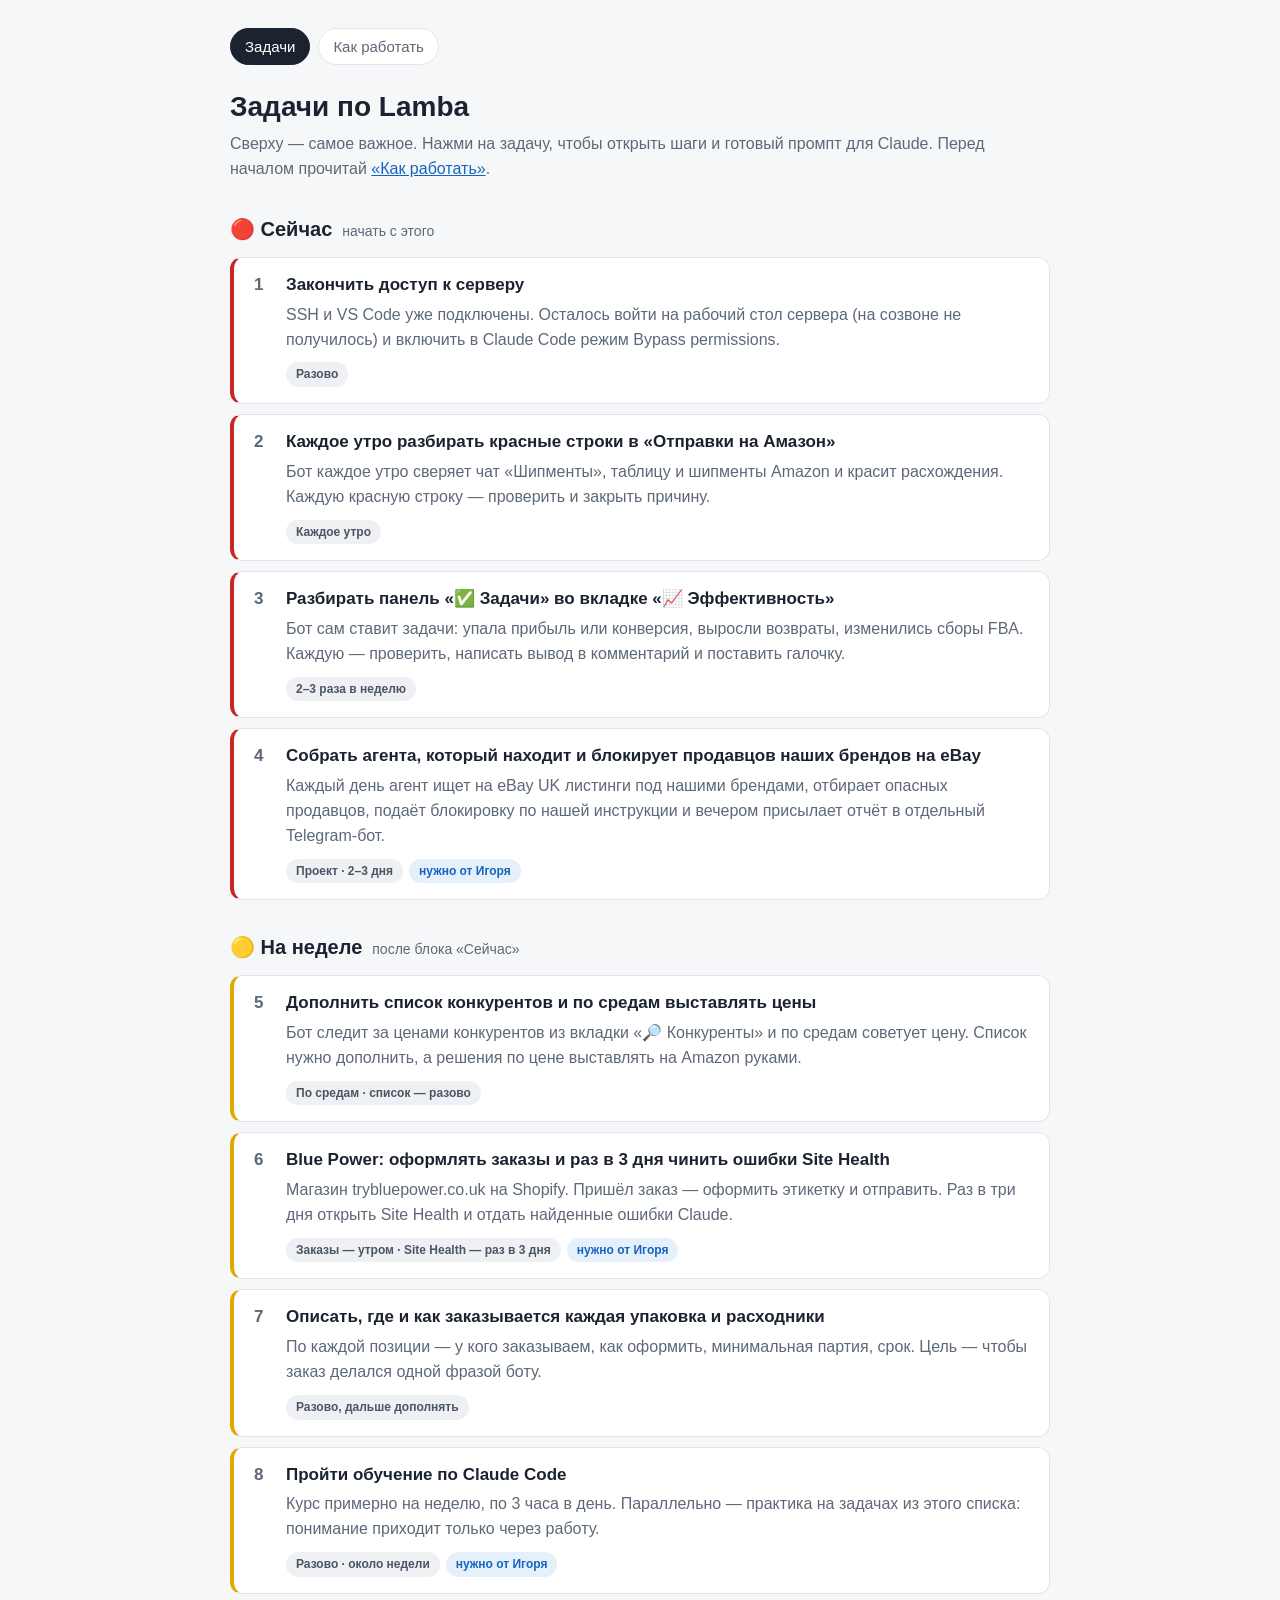
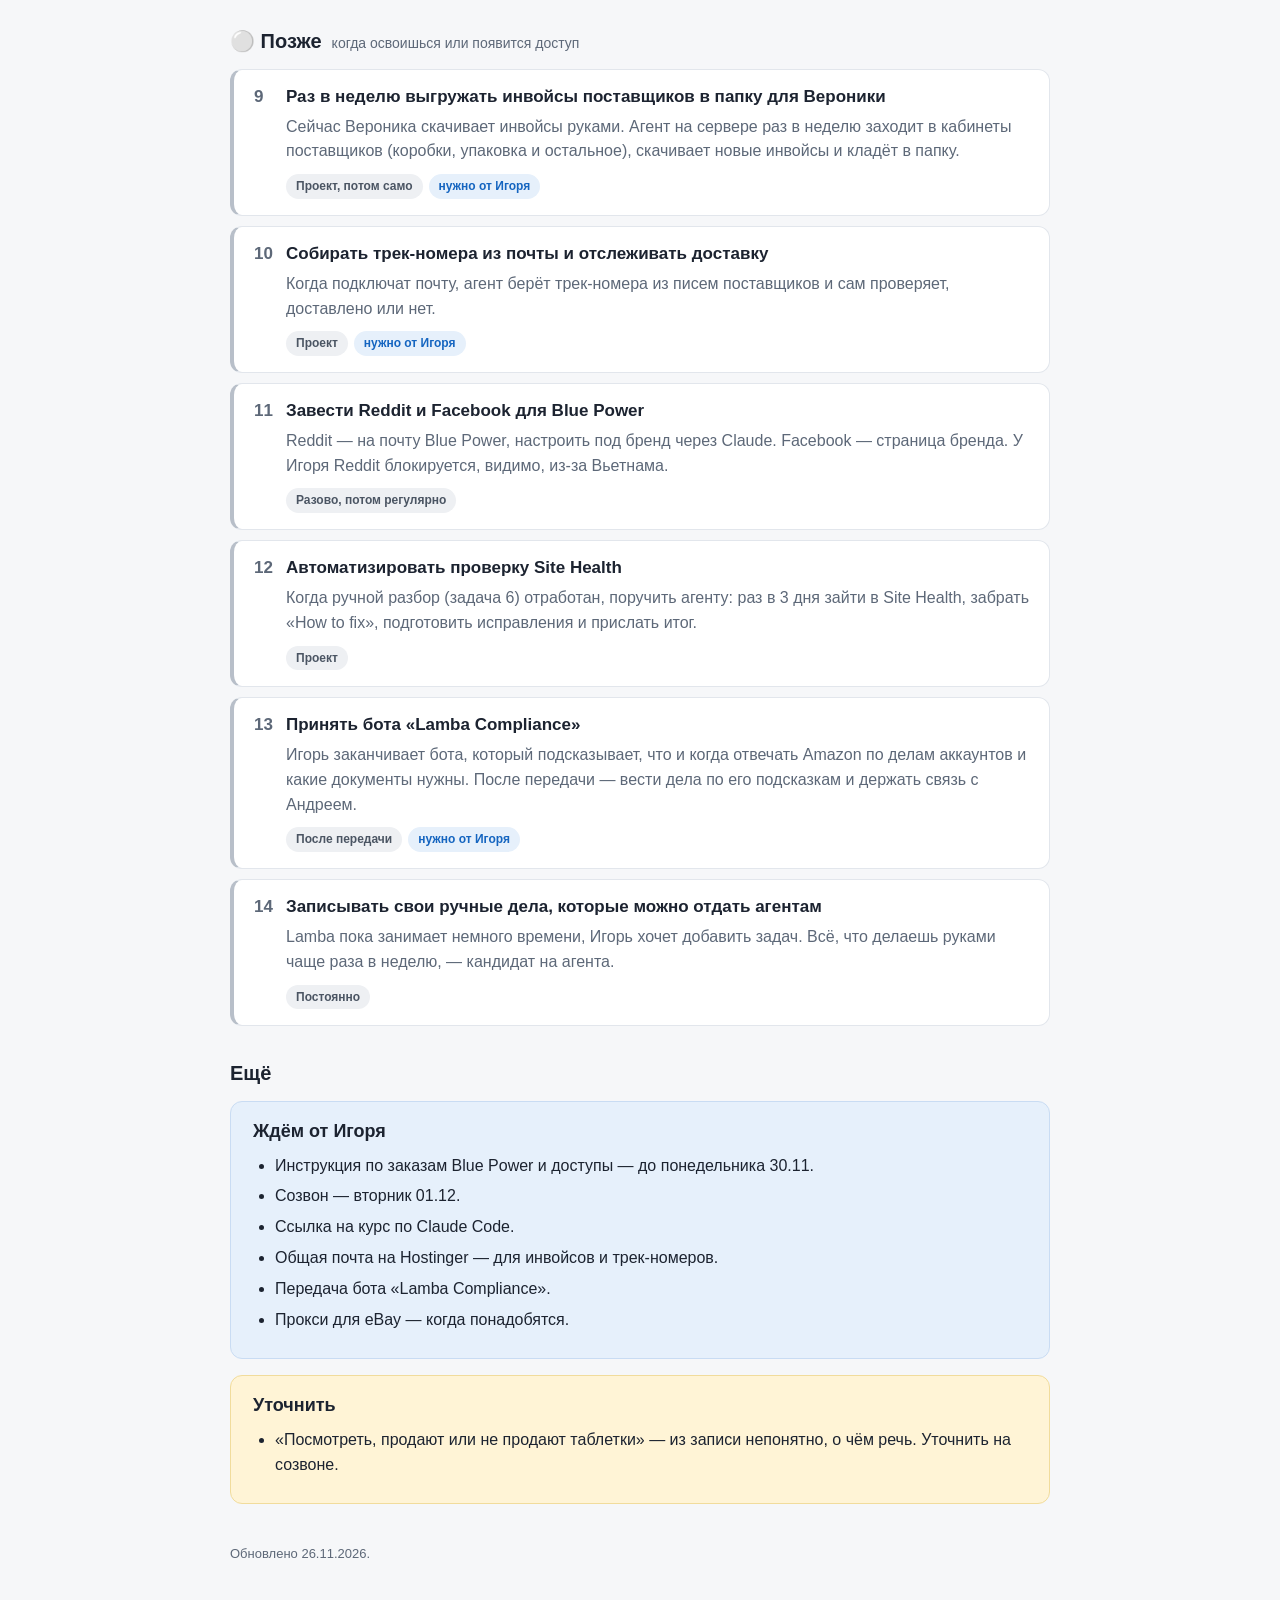
<file: index.html>
<!doctype html>
<html lang="ru">
<head>
<meta charset="utf-8">
<meta name="viewport" content="width=device-width, initial-scale=1">
<meta name="robots" content="noindex, nofollow">
<title>Задачи по Lamba</title>
<link rel="stylesheet" href="styles.css">
</head>
<body>
<main>
  <nav class="top">
    <a href="index.html" class="active">Задачи</a>
    <a href="guide.html">Как работать</a>
  </nav>
  <div id="app" data-page="index"></div>
</main>
<script src="tasks.js"></script>
</body>
</html>
</file>
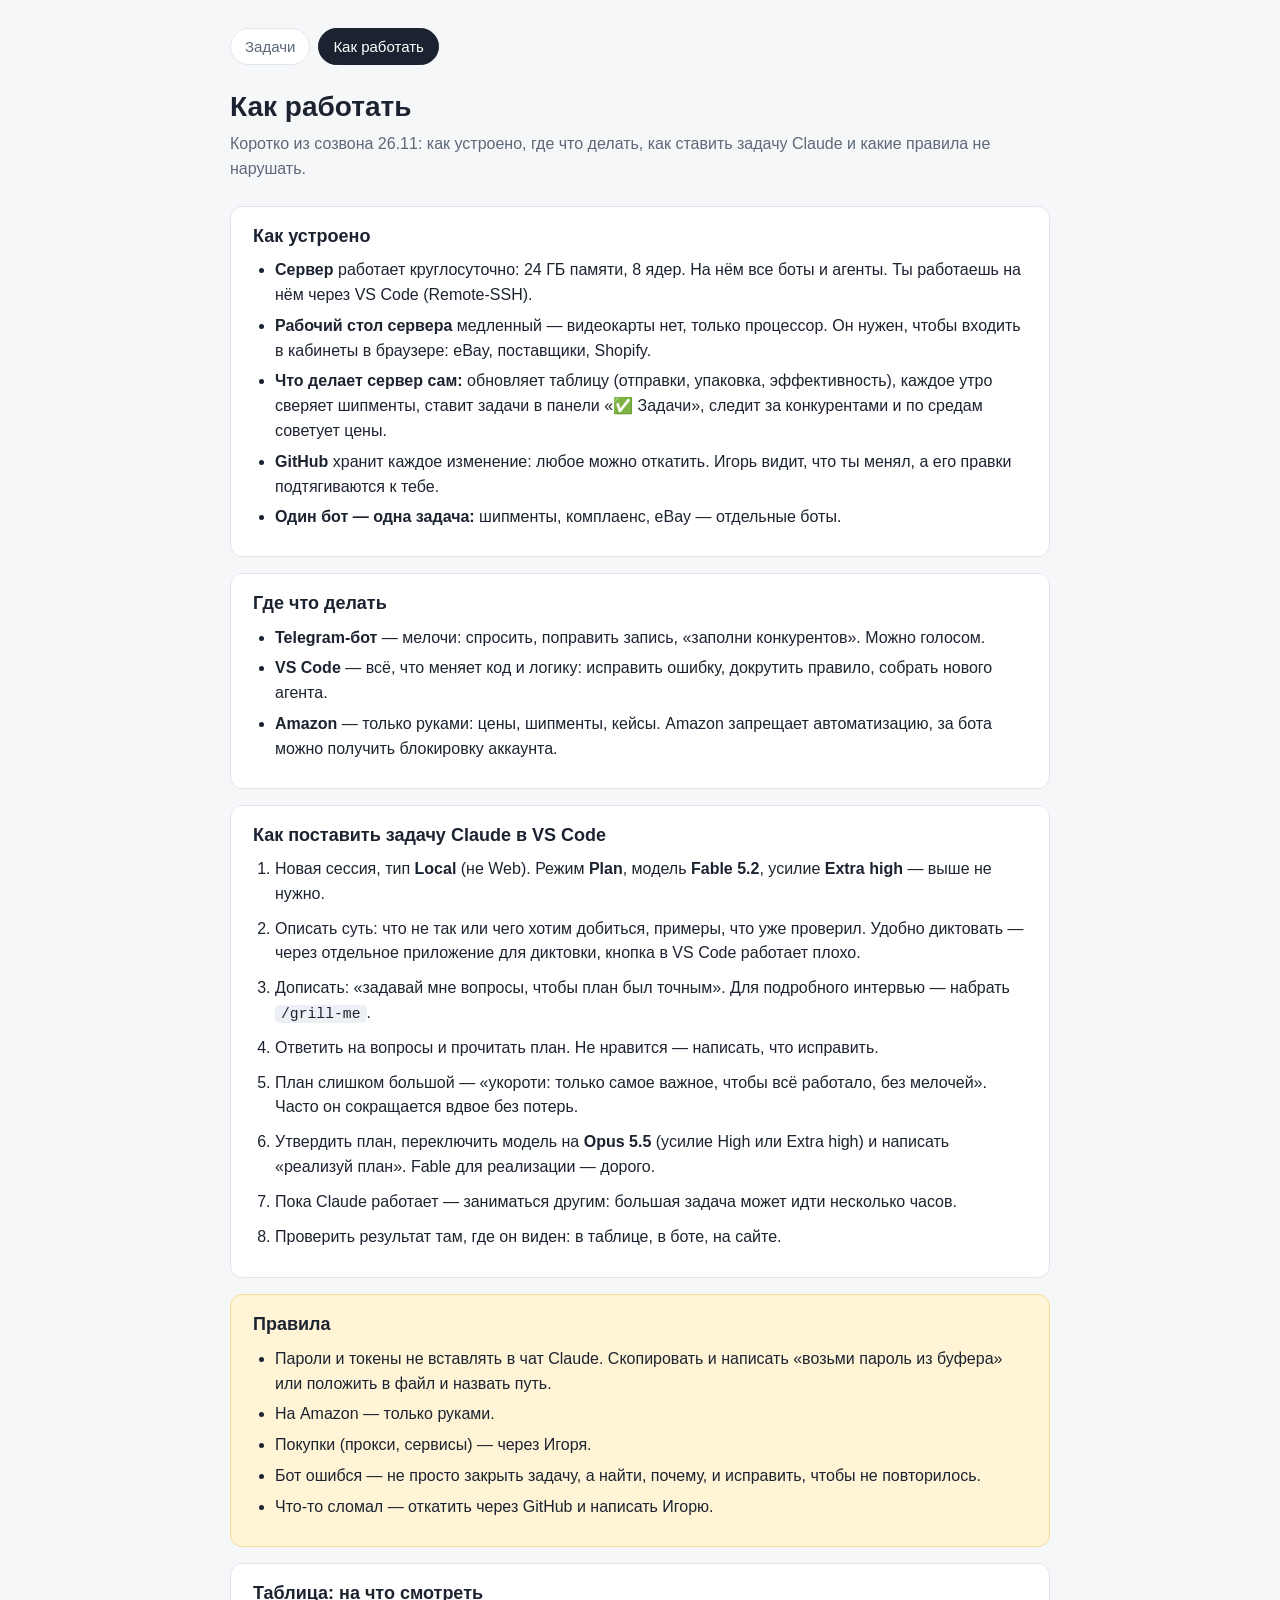
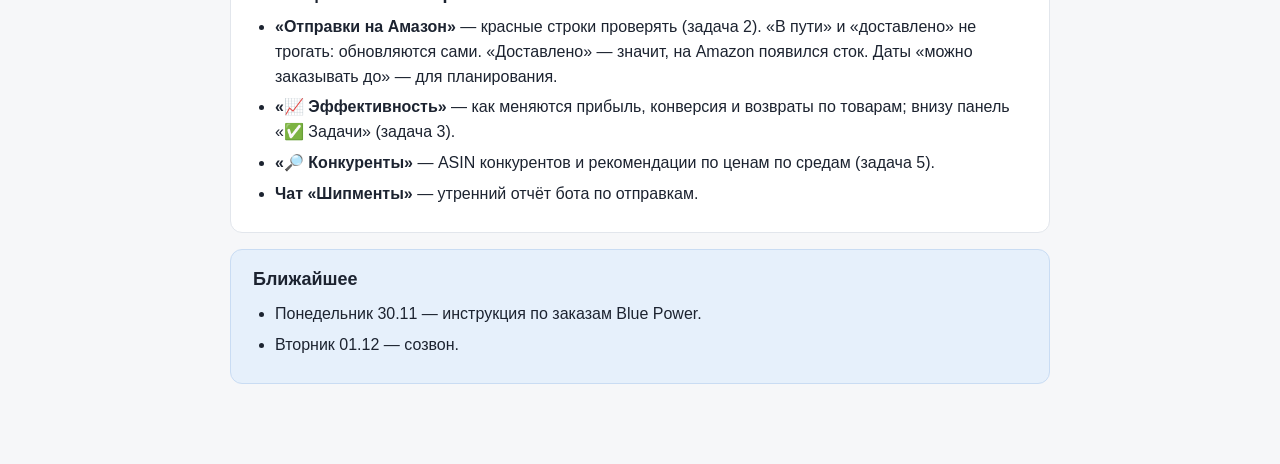
<file: guide.html>
<!doctype html>
<html lang="ru">
<head>
<meta charset="utf-8">
<meta name="viewport" content="width=device-width, initial-scale=1">
<meta name="robots" content="noindex, nofollow">
<title>Как работать — задачи Lamba</title>
<link rel="stylesheet" href="styles.css">
</head>
<body>
<main>
  <nav class="top">
    <a href="index.html">Задачи</a>
    <a href="guide.html" class="active">Как работать</a>
  </nav>

  <h1>Как работать</h1>
  <p class="lead">Коротко из созвона 26.11: как устроено, где что делать, как ставить задачу Claude и какие правила не нарушать.</p>

  <section class="box">
    <h2>Как устроено</h2>
    <ul>
      <li><b>Сервер</b> работает круглосуточно: 24 ГБ памяти, 8 ядер. На нём все боты и агенты. Ты работаешь на нём через VS Code (Remote-SSH).</li>
      <li><b>Рабочий стол сервера</b> медленный — видеокарты нет, только процессор. Он нужен, чтобы входить в кабинеты в браузере: eBay, поставщики, Shopify.</li>
      <li><b>Что делает сервер сам:</b> обновляет таблицу (отправки, упаковка, эффективность), каждое утро сверяет шипменты, ставит задачи в панели «✅ Задачи», следит за конкурентами и по средам советует цены.</li>
      <li><b>GitHub</b> хранит каждое изменение: любое можно откатить. Игорь видит, что ты менял, а его правки подтягиваются к тебе.</li>
      <li><b>Один бот — одна задача:</b> шипменты, комплаенс, eBay — отдельные боты.</li>
    </ul>
  </section>

  <section class="box">
    <h2>Где что делать</h2>
    <ul>
      <li><b>Telegram-бот</b> — мелочи: спросить, поправить запись, «заполни конкурентов». Можно голосом.</li>
      <li><b>VS Code</b> — всё, что меняет код и логику: исправить ошибку, докрутить правило, собрать нового агента.</li>
      <li><b>Amazon</b> — только руками: цены, шипменты, кейсы. Amazon запрещает автоматизацию, за бота можно получить блокировку аккаунта.</li>
    </ul>
  </section>

  <section class="box">
    <h2>Как поставить задачу Claude в VS Code</h2>
    <ol class="steps-flow">
      <li>Новая сессия, тип <b>Local</b> (не Web). Режим <b>Plan</b>, модель <b>Fable 5.2</b>, усилие <b>Extra high</b> — выше не нужно.</li>
      <li>Описать суть: что не так или чего хотим добиться, примеры, что уже проверил. Удобно диктовать — через отдельное приложение для диктовки, кнопка в VS Code работает плохо.</li>
      <li>Дописать: «задавай мне вопросы, чтобы план был точным». Для подробного интервью — набрать <code>/grill-me</code>.</li>
      <li>Ответить на вопросы и прочитать план. Не нравится — написать, что исправить.</li>
      <li>План слишком большой — «укороти: только самое важное, чтобы всё работало, без мелочей». Часто он сокращается вдвое без потерь.</li>
      <li>Утвердить план, переключить модель на <b>Opus 5.5</b> (усилие High или Extra high) и написать «реализуй план». Fable для реализации — дорого.</li>
      <li>Пока Claude работает — заниматься другим: большая задача может идти несколько часов.</li>
      <li>Проверить результат там, где он виден: в таблице, в боте, на сайте.</li>
    </ol>
  </section>

  <section class="box warn">
    <h2>Правила</h2>
    <ul>
      <li>Пароли и токены не вставлять в чат Claude. Скопировать и написать «возьми пароль из буфера» или положить в файл и назвать путь.</li>
      <li>На Amazon — только руками.</li>
      <li>Покупки (прокси, сервисы) — через Игоря.</li>
      <li>Бот ошибся — не просто закрыть задачу, а найти, почему, и исправить, чтобы не повторилось.</li>
      <li>Что-то сломал — откатить через GitHub и написать Игорю.</li>
    </ul>
  </section>

  <section class="box">
    <h2>Таблица: на что смотреть</h2>
    <ul>
      <li><b>«Отправки на Амазон»</b> — красные строки проверять (задача 2). «В пути» и «доставлено» не трогать: обновляются сами. «Доставлено» — значит, на Amazon появился сток. Даты «можно заказывать до» — для планирования.</li>
      <li><b>«📈 Эффективность»</b> — как меняются прибыль, конверсия и возвраты по товарам; внизу панель «✅ Задачи» (задача 3).</li>
      <li><b>«🔎 Конкуренты»</b> — ASIN конкурентов и рекомендации по ценам по средам (задача 5).</li>
      <li><b>Чат «Шипменты»</b> — утренний отчёт бота по отправкам.</li>
    </ul>
  </section>

  <section class="box need">
    <h2>Ближайшее</h2>
    <ul>
      <li>Понедельник 30.11 — инструкция по заказам Blue Power.</li>
      <li>Вторник 01.12 — созвон.</li>
    </ul>
  </section>
</main>
</body>
</html>
</file>
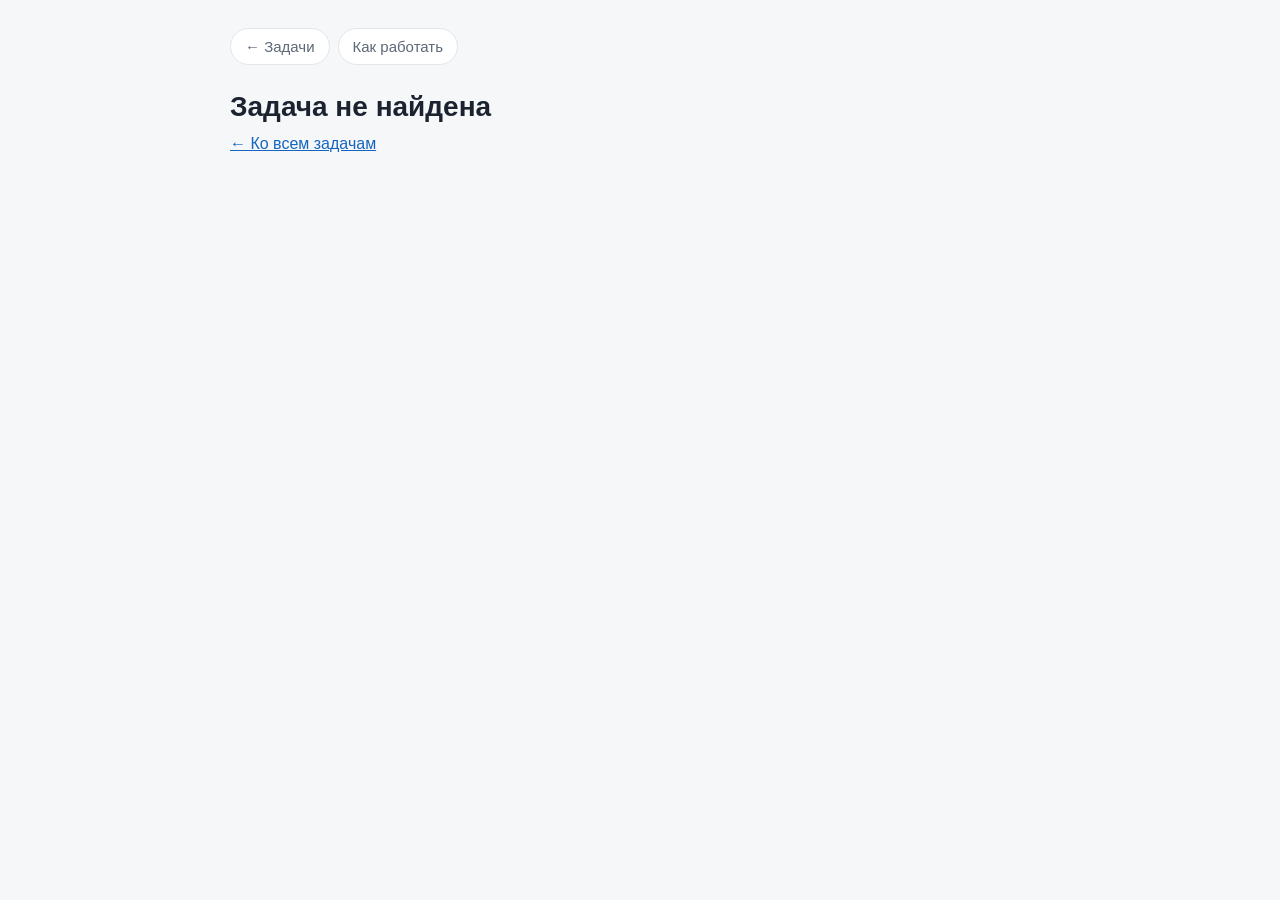
<file: task.html>
<!doctype html>
<html lang="ru">
<head>
<meta charset="utf-8">
<meta name="viewport" content="width=device-width, initial-scale=1">
<meta name="robots" content="noindex, nofollow">
<title>Задача — задачи Lamba</title>
<link rel="stylesheet" href="styles.css">
</head>
<body>
<main>
  <nav class="top">
    <a href="index.html">← Задачи</a>
    <a href="guide.html">Как работать</a>
  </nav>
  <div id="app" data-page="task"></div>
</main>
<script src="tasks.js"></script>
</body>
</html>
</file>
<file: styles.css>
:root {
  --bg: #f6f7f9;
  --card: #ffffff;
  --text: #1c2330;
  --muted: #5d6878;
  --line: #e2e6ec;
  --code-bg: #111827;
  --code-text: #e6edf6;
  --link: #1565c0;
  --link-bg: #e6f0fb;
  --red: #c62828;
  --red-bg: #fdecea;
  --yellow: #8a6100;
  --yellow-bg: #fff4d6;
  --grey: #4b5563;
  --grey-bg: #eef0f3;
}
* { box-sizing: border-box; }
body {
  margin: 0;
  background: var(--bg);
  color: var(--text);
  font: 16px/1.55 -apple-system, "Segoe UI", Roboto, Helvetica, Arial, sans-serif;
}
main {
  max-width: 860px;
  margin: 0 auto;
  padding: 28px 20px 64px;
}
nav.top {
  display: flex;
  flex-wrap: wrap;
  gap: 8px;
  margin-bottom: 24px;
}
nav.top a {
  padding: 6px 14px;
  border: 1px solid var(--line);
  border-radius: 999px;
  background: var(--card);
  color: var(--muted);
  font-size: 15px;
  text-decoration: none;
}
nav.top a.active {
  background: var(--text);
  border-color: var(--text);
  color: #fff;
}
h1 {
  margin: 0 0 8px;
  font-size: 28px;
  line-height: 1.25;
}
.lead {
  margin: 0 0 24px;
  color: var(--muted);
}
a { color: var(--link); }
h2.group {
  display: flex;
  flex-wrap: wrap;
  align-items: baseline;
  gap: 10px;
  margin: 32px 0 12px;
  font-size: 20px;
}
.group-note {
  color: var(--muted);
  font-size: 14px;
  font-weight: 400;
}
a.card {
  display: block;
  margin-bottom: 10px;
  padding: 16px 20px;
  background: var(--card);
  border: 1px solid var(--line);
  border-left: 4px solid var(--line);
  border-radius: 12px;
  color: inherit;
  text-decoration: none;
  transition: box-shadow .15s;
}
a.card:hover { box-shadow: 0 2px 12px rgba(16, 24, 40, .09); }
a.card.now { border-left-color: var(--red); }
a.card.week { border-left-color: #e0a800; }
a.card.later { border-left-color: #b8bfc9; }
.card-title {
  display: flex;
  gap: 10px;
  font-size: 17px;
  font-weight: 600;
  line-height: 1.35;
}
.card-num {
  flex: none;
  min-width: 22px;
  color: var(--muted);
  font-variant-numeric: tabular-nums;
}
.card-summary {
  margin: 6px 0 10px 32px;
  color: var(--muted);
}
.card .chips { margin-left: 32px; }
.chips {
  display: flex;
  flex-wrap: wrap;
  gap: 6px;
}
.chip {
  padding: 3px 10px;
  border-radius: 999px;
  background: var(--grey-bg);
  color: var(--grey);
  font-size: 12px;
  font-weight: 600;
}
.chip.now { background: var(--red-bg); color: var(--red); }
.chip.week { background: var(--yellow-bg); color: var(--yellow); }
.chip.need { background: var(--link-bg); color: var(--link); }
.box {
  margin-bottom: 16px;
  padding: 18px 22px;
  background: var(--card);
  border: 1px solid var(--line);
  border-radius: 12px;
}
.box h2 {
  margin: 0 0 10px;
  font-size: 18px;
  line-height: 1.3;
}
.box p { margin: 8px 0; }
.box ul, .box ol {
  margin: 8px 0;
  padding-left: 22px;
}
.box li { margin: 6px 0; }
.box.need { background: var(--link-bg); border-color: #c9dcf3; }
.box.warn { background: var(--yellow-bg); border-color: #f1dc9c; }
.task-head .chips { margin-bottom: 12px; }
code {
  font-family: "Cascadia Mono", Consolas, "SF Mono", Menlo, monospace;
  font-size: 0.92em;
}
p code, li code {
  padding: 1px 6px;
  background: #eceff4;
  border-radius: 5px;
}
.cmd {
  position: relative;
  margin: 12px 0 4px;
}
.cmd pre {
  margin: 0;
  padding: 14px 16px 14px 16px;
  padding-top: 42px;
  background: var(--code-bg);
  color: var(--code-text);
  border-radius: 9px;
  font-size: 14px;
  line-height: 1.55;
  white-space: pre-wrap;
  word-break: break-word;
}
.cmd pre code { font-size: inherit; }
.copy {
  position: absolute;
  top: 8px;
  right: 8px;
  padding: 5px 10px;
  background: #253044;
  border: 1px solid #3a475e;
  border-radius: 6px;
  color: #cfd8e6;
  font: inherit;
  font-size: 12px;
  cursor: pointer;
}
.copy:hover { background: #2f3c55; }
.copy.done { color: #9be2b8; border-color: #3d7a57; }
.fill { color: #ffd479; }
.hint {
  margin: 6px 0 0;
  color: var(--muted);
  font-size: 14px;
}
.pager {
  display: flex;
  justify-content: space-between;
  gap: 16px;
  margin-top: 28px;
}
.pager a {
  max-width: 48%;
  text-decoration: none;
}
.pager .next { margin-left: auto; text-align: right; }
.steps-flow li { margin: 10px 0; }
footer {
  margin-top: 40px;
  color: var(--muted);
  font-size: 13px;
}
@media (max-width: 520px) {
  main { padding: 20px 14px 48px; }
  h1 { font-size: 23px; }
  .box { padding: 16px; }
  a.card { padding: 14px 16px; }
  .card-summary, .card .chips { margin-left: 0; }
}
</file>
